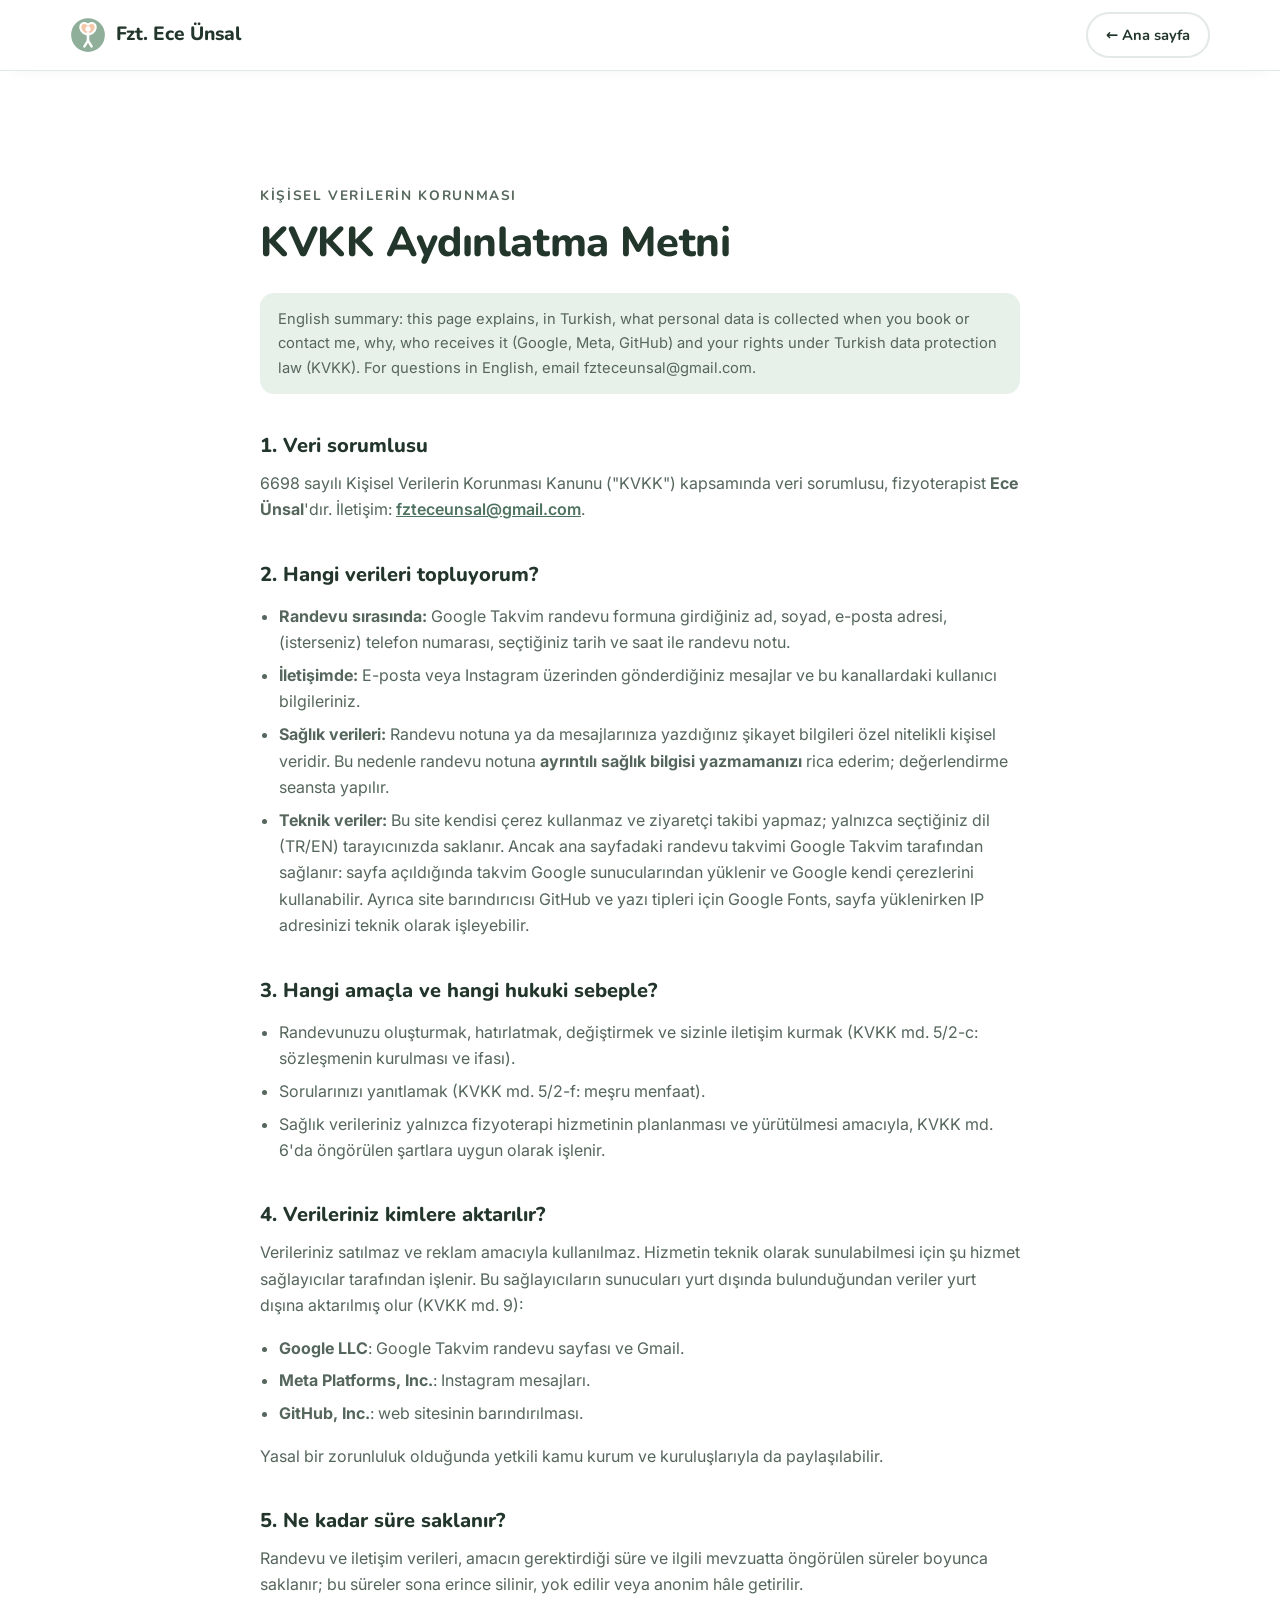
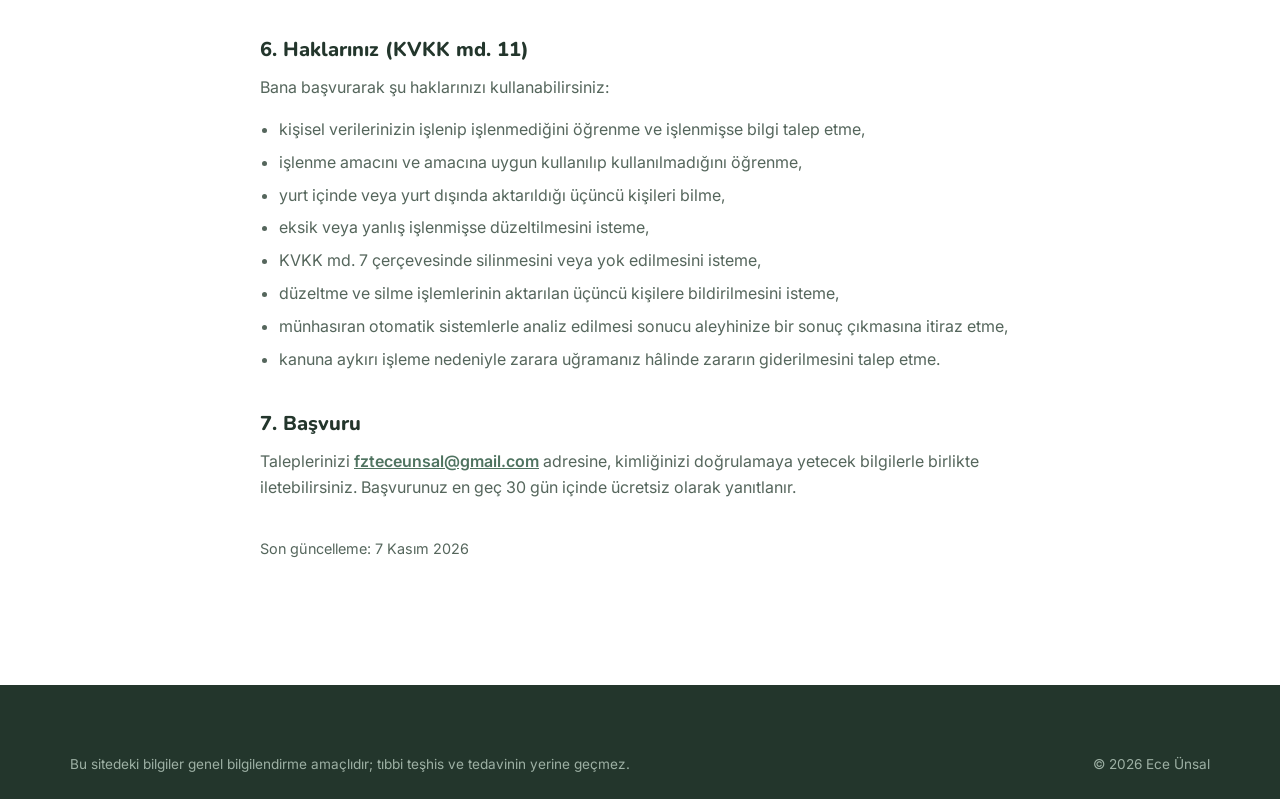
<file: kvkk.html>
<!doctype html>
<html lang="tr">
<head>
  <meta charset="utf-8">
  <meta name="viewport" content="width=device-width, initial-scale=1">
  <title>KVKK Aydınlatma Metni | Fzt. Ece Ünsal</title>
  <meta name="description" content="Fzt. Ece Ünsal web sitesi ve randevu süreci için 6698 sayılı KVKK kapsamında aydınlatma metni.">
  <link rel="canonical" href="https://eceunsal.github.io/kvkk.html">
  <link rel="icon" href="favicon.svg" type="image/svg+xml">
  <link rel="apple-touch-icon" href="assets/img/apple-touch-icon.png">
  <link rel="preconnect" href="https://fonts.googleapis.com">
  <link rel="preconnect" href="https://fonts.gstatic.com" crossorigin>
  <link href="https://fonts.googleapis.com/css2?family=Nunito:wght@700;800&family=Inter:wght@400;500;600&display=swap" rel="stylesheet">
  <link rel="stylesheet" href="css/style.css">
</head>
<body>
  <header class="nav is-scrolled">
    <div class="container nav__inner">
      <a href="./" class="logo">
        <span class="logo__mark" aria-hidden="true"><svg viewBox="0 0 32 32"><circle cx="16" cy="16" r="15" fill="currentColor"/><path d="M16 15.6C11.2 13.3 8.8 10.9 8.8 8.3c0-2 1.5-3.4 3.4-3.4 1.6 0 3 1 3.8 2.4.8-1.4 2.2-2.4 3.8-2.4 1.9 0 3.4 1.4 3.4 3.4 0 2.6-2.4 5-7.2 7.3z" fill="#F6C6A8"/><circle cx="16" cy="10.6" r="2.3" fill="#fff"/><g fill="none" stroke="#fff" stroke-linecap="round" stroke-linejoin="round"><path d="M14.6 15.4C10.6 14.3 8.3 10.4 9.4 7.4c.9-2.4 4.2-2.9 6.6-.6" stroke-width="1.9"/><path d="M17.4 15.4c4-1.1 6.3-5 5.2-8-.9-2.4-4.2-2.9-6.6-.6" stroke-width="1.9"/><path d="M16 14v7" stroke-width="2.3"/><path d="M16 21l-3.2 5.2M16 21l3.2 5.2" stroke-width="2.1"/></g></svg></span>
        <span>Fzt. Ece Ünsal</span>
      </a>
      <a href="./" class="btn btn--ghost btn--sm">← Ana sayfa</a>
    </div>
  </header>

  <main class="section legal">
    <div class="container legal__body">
      <p class="eyebrow">Kişisel Verilerin Korunması</p>
      <h1>KVKK Aydınlatma Metni</h1>
      <p class="legal__lead" lang="en">English summary: this page explains, in Turkish, what personal data is collected when you book or contact me, why, who receives it (Google, Meta, GitHub) and your rights under Turkish data protection law (KVKK). For questions in English, email fzteceunsal@gmail.com.</p>

      <h2>1. Veri sorumlusu</h2>
      <p>6698 sayılı Kişisel Verilerin Korunması Kanunu ("KVKK") kapsamında veri sorumlusu, fizyoterapist <strong>Ece Ünsal</strong>'dır. İletişim: <a href="mailto:fzteceunsal@gmail.com">fzteceunsal@gmail.com</a>.</p>

      <h2>2. Hangi verileri topluyorum?</h2>
      <ul>
        <li><strong>Randevu sırasında:</strong> Google Takvim randevu formuna girdiğiniz ad, soyad, e-posta adresi, (isterseniz) telefon numarası, seçtiğiniz tarih ve saat ile randevu notu.</li>
        <li><strong>İletişimde:</strong> E-posta veya Instagram üzerinden gönderdiğiniz mesajlar ve bu kanallardaki kullanıcı bilgileriniz.</li>
        <li><strong>Sağlık verileri:</strong> Randevu notuna ya da mesajlarınıza yazdığınız şikayet bilgileri özel nitelikli kişisel veridir. Bu nedenle randevu notuna <strong>ayrıntılı sağlık bilgisi yazmamanızı</strong> rica ederim; değerlendirme seansta yapılır.</li>
        <li><strong>Teknik veriler:</strong> Bu site kendisi çerez kullanmaz ve ziyaretçi takibi yapmaz; yalnızca seçtiğiniz dil (TR/EN) tarayıcınızda saklanır. Ancak ana sayfadaki randevu takvimi Google Takvim tarafından sağlanır: sayfa açıldığında takvim Google sunucularından yüklenir ve Google kendi çerezlerini kullanabilir. Ayrıca site barındırıcısı GitHub ve yazı tipleri için Google Fonts, sayfa yüklenirken IP adresinizi teknik olarak işleyebilir.</li>
      </ul>

      <h2>3. Hangi amaçla ve hangi hukuki sebeple?</h2>
      <ul>
        <li>Randevunuzu oluşturmak, hatırlatmak, değiştirmek ve sizinle iletişim kurmak (KVKK md. 5/2-c: sözleşmenin kurulması ve ifası).</li>
        <li>Sorularınızı yanıtlamak (KVKK md. 5/2-f: meşru menfaat).</li>
        <li>Sağlık verileriniz yalnızca fizyoterapi hizmetinin planlanması ve yürütülmesi amacıyla, KVKK md. 6'da öngörülen şartlara uygun olarak işlenir.</li>
      </ul>

      <h2>4. Verileriniz kimlere aktarılır?</h2>
      <p>Verileriniz satılmaz ve reklam amacıyla kullanılmaz. Hizmetin teknik olarak sunulabilmesi için şu hizmet sağlayıcılar tarafından işlenir. Bu sağlayıcıların sunucuları yurt dışında bulunduğundan veriler yurt dışına aktarılmış olur (KVKK md. 9):</p>
      <ul>
        <li><strong>Google LLC</strong>: Google Takvim randevu sayfası ve Gmail.</li>
        <li><strong>Meta Platforms, Inc.</strong>: Instagram mesajları.</li>
        <li><strong>GitHub, Inc.</strong>: web sitesinin barındırılması.</li>
      </ul>
      <p>Yasal bir zorunluluk olduğunda yetkili kamu kurum ve kuruluşlarıyla da paylaşılabilir.</p>

      <h2>5. Ne kadar süre saklanır?</h2>
      <p>Randevu ve iletişim verileri, amacın gerektirdiği süre ve ilgili mevzuatta öngörülen süreler boyunca saklanır; bu süreler sona erince silinir, yok edilir veya anonim hâle getirilir.</p>

      <h2>6. Haklarınız (KVKK md. 11)</h2>
      <p>Bana başvurarak şu haklarınızı kullanabilirsiniz:</p>
      <ul>
        <li>kişisel verilerinizin işlenip işlenmediğini öğrenme ve işlenmişse bilgi talep etme,</li>
        <li>işlenme amacını ve amacına uygun kullanılıp kullanılmadığını öğrenme,</li>
        <li>yurt içinde veya yurt dışında aktarıldığı üçüncü kişileri bilme,</li>
        <li>eksik veya yanlış işlenmişse düzeltilmesini isteme,</li>
        <li>KVKK md. 7 çerçevesinde silinmesini veya yok edilmesini isteme,</li>
        <li>düzeltme ve silme işlemlerinin aktarılan üçüncü kişilere bildirilmesini isteme,</li>
        <li>münhasıran otomatik sistemlerle analiz edilmesi sonucu aleyhinize bir sonuç çıkmasına itiraz etme,</li>
        <li>kanuna aykırı işleme nedeniyle zarara uğramanız hâlinde zararın giderilmesini talep etme.</li>
      </ul>

      <h2>7. Başvuru</h2>
      <p>Taleplerinizi <a href="mailto:fzteceunsal@gmail.com?subject=KVKK%20ba%C5%9Fvurusu">fzteceunsal@gmail.com</a> adresine, kimliğinizi doğrulamaya yetecek bilgilerle birlikte iletebilirsiniz. Başvurunuz en geç 30 gün içinde ücretsiz olarak yanıtlanır.</p>

      <p class="legal__date">Son güncelleme: 7 Kasım 2026</p>
    </div>
  </main>

  <footer class="footer">
    <div class="container footer__bottom">
      <p>Bu sitedeki bilgiler genel bilgilendirme amaçlıdır; tıbbi teşhis ve tedavinin yerine geçmez.</p>
      <p>© 2026 Ece Ünsal</p>
    </div>
  </footer>
</body>
</html>
</file>
<file: css/style.css>
/* ===== Renkler ve temel ayarlar ===== */
:root {
  --sage: #8FAF9A;
  --sage-dark: #4F7360;
  --sage-soft: #E8F0EA;
  --mint: #DDF3EE;
  --teal: #8DD8D0;
  --teal-soft: #E3F6F3;
  --sky: #A8D8F0;
  --sky-soft: #E6F4FB;
  --peach: #F6C6A8;
  --peach-soft: #FDEEE4;
  --yellow: #F6E7A1;
  --yellow-soft: #FCF7DE;
  --cream: #FBFAF6;
  --white: #FFFFFF;
  --ink: #23362C;
  --ink-soft: #55665C;
  --line: #E3E9E4;
  --radius: 20px;
  --shadow: 0 10px 30px -12px rgba(35, 54, 44, .18);
  --font-head: "Nunito", system-ui, sans-serif;
  --font-body: "Inter", system-ui, sans-serif;
}

*, *::before, *::after { box-sizing: border-box; }
html { scroll-behavior: smooth; scroll-padding-top: 80px; }
body {
  margin: 0;
  font-family: var(--font-body);
  font-size: 16px;
  line-height: 1.65;
  color: var(--ink);
  background: var(--white);
  overflow-x: hidden;
}
img { max-width: 100%; display: block; }
a { color: inherit; }
h1, h2, h3 { font-family: var(--font-head); line-height: 1.2; margin: 0 0 .6em; color: var(--ink); }
h1 { font-size: clamp(2.2rem, 5vw, 3.6rem); font-weight: 800; letter-spacing: -.01em; }
h2 { font-size: clamp(1.7rem, 3.4vw, 2.4rem); font-weight: 800; }
h3 { font-size: 1.15rem; font-weight: 700; }
p { margin: 0 0 1em; }
:focus-visible { outline: 3px solid var(--sage-dark); outline-offset: 3px; border-radius: 6px; }

.container { width: min(1140px, 100% - 32px); margin-inline: auto; }
.section { padding: clamp(64px, 9vw, 110px) 0; }
.section__head { max-width: 640px; margin: 0 auto 48px; text-align: center; }
.section__head p:last-child { color: var(--ink-soft); }
.eyebrow {
  display: inline-block;
  font-family: var(--font-head);
  font-weight: 700;
  font-size: .85rem;
  letter-spacing: .12em;
  text-transform: uppercase;
  color: var(--sage-dark);
  margin-bottom: .8em;
}
.skip { position: absolute; left: -999px; top: 8px; background: var(--ink); color: #fff; padding: 8px 14px; border-radius: 8px; z-index: 100; }
.skip:focus { left: 8px; }

.ico { width: 20px; height: 20px; fill: none; stroke: currentColor; stroke-width: 1.8; stroke-linecap: round; stroke-linejoin: round; flex-shrink: 0; }
.ico--lg { width: 48px; height: 48px; }

/* ===== Butonlar ===== */
.btn {
  display: inline-flex; align-items: center; justify-content: center;
  padding: 14px 26px;
  border-radius: 999px;
  font-family: var(--font-head);
  font-weight: 700;
  font-size: 1rem;
  text-decoration: none;
  border: 2px solid transparent;
  transition: transform .2s, box-shadow .2s, background .2s;
  cursor: pointer;
}
.btn:hover { transform: translateY(-2px); }
.btn--primary { background: var(--sage-dark); color: #fff; box-shadow: 0 8px 20px -8px rgba(79, 115, 96, .6); }
.btn--primary:hover { background: #426351; }
.btn--ghost { background: var(--white); color: var(--ink); border-color: var(--line); }
.btn--ghost:hover { border-color: var(--sage); }
.btn--sm { padding: 9px 18px; font-size: .92rem; }

/* ===== Üst menü ===== */
.nav {
  position: sticky; top: 0; z-index: 50;
  background: rgba(255, 255, 255, .85);
  backdrop-filter: blur(12px);
  -webkit-backdrop-filter: blur(12px);
  border-bottom: 1px solid transparent;
  transition: border-color .3s, box-shadow .3s;
}
.nav.is-scrolled { border-color: var(--line); box-shadow: 0 4px 20px -12px rgba(0,0,0,.12); }
.nav__inner { display: flex; align-items: center; justify-content: space-between; height: 70px; gap: 16px; }
.logo { display: flex; align-items: center; gap: 10px; font-family: var(--font-head); font-weight: 800; font-size: 1.2rem; text-decoration: none; color: var(--ink); white-space: nowrap; }
.logo__mark { width: 36px; height: 36px; color: var(--sage); flex-shrink: 0; }
.nav__links { display: flex; align-items: center; gap: 26px; }
.nav__links a:not(.btn) { text-decoration: none; font-weight: 500; color: var(--ink-soft); font-size: .95rem; transition: color .2s; }
.nav__links a:not(.btn):hover { color: var(--sage-dark); }
.nav__tools { display: flex; align-items: center; gap: 10px; }
.lang { display: flex; background: var(--sage-soft); border-radius: 999px; padding: 3px; }
.lang button { border: 0; background: transparent; font: 600 .8rem var(--font-body); padding: 6px 10px; border-radius: 999px; color: var(--ink-soft); cursor: pointer; }
.lang button[aria-pressed="true"] { background: var(--white); color: var(--sage-dark); box-shadow: 0 2px 6px rgba(0,0,0,.08); }
.nav__toggle { display: none; width: 42px; height: 42px; border: 0; background: var(--sage-soft); border-radius: 12px; cursor: pointer; padding: 11px 10px; flex-direction: column; justify-content: space-between; }
.nav__toggle span { display: block; height: 2px; background: var(--ink); border-radius: 2px; transition: transform .3s, opacity .3s; }
.nav__toggle[aria-expanded="true"] span:nth-child(1) { transform: translateY(8px) rotate(45deg); }
.nav__toggle[aria-expanded="true"] span:nth-child(2) { opacity: 0; }
.nav__toggle[aria-expanded="true"] span:nth-child(3) { transform: translateY(-8px) rotate(-45deg); }

/* ===== Hero ===== */
.hero { position: relative; overflow: hidden; padding: clamp(48px, 8vw, 100px) 0 clamp(64px, 9vw, 120px); background: linear-gradient(180deg, var(--sage-soft) 0%, var(--white) 100%); }
.blob { position: absolute; border-radius: 50%; filter: blur(60px); opacity: .55; pointer-events: none; }
.blob--1 { width: 420px; height: 420px; background: var(--teal); top: -120px; right: -100px; }
.blob--2 { width: 300px; height: 300px; background: var(--peach); bottom: -80px; left: -120px; opacity: .45; }
.hero__grid { position: relative; display: grid; grid-template-columns: 1.15fr .85fr; gap: 48px; align-items: center; }
.hero h1 em { font-style: normal; color: var(--sage-dark); background: linear-gradient(transparent 62%, var(--yellow) 62%); padding: 0 .1em; }
.hero__lead { font-size: 1.15rem; color: var(--ink-soft); max-width: 520px; }
.chips { list-style: none; padding: 0; margin: 0 0 32px; display: flex; flex-wrap: wrap; gap: 10px; }
.chips li { display: inline-flex; align-items: center; gap: 6px; background: var(--white); border: 1px solid var(--line); padding: 7px 14px; border-radius: 999px; font-weight: 500; font-size: .92rem; color: var(--sage-dark); }
.hero__actions { display: flex; flex-wrap: wrap; gap: 12px; }

.hero__visual { position: relative; display: grid; place-items: center; min-height: 460px; }
.hero__visual::before { content: ""; position: absolute; width: 330px; height: 330px; border-radius: 42% 58% 55% 45% / 50% 45% 55% 50%; background: linear-gradient(135deg, var(--sage) 0%, var(--teal) 100%); animation: morph 12s ease-in-out infinite; }
.hero__card { position: relative; background: var(--white); border-radius: 28px; padding: 28px 32px; text-align: center; box-shadow: var(--shadow); display: flex; flex-direction: column; align-items: center; gap: 2px; }
.hero__card img { width: 120px; height: 120px; border-radius: 50%; object-fit: cover; border: 4px solid var(--peach-soft); margin-bottom: 12px; }
.hero__card strong { font-family: var(--font-head); font-size: 1.2rem; }
.hero__card span { color: var(--ink-soft); font-size: .9rem; }
.float { position: absolute; display: flex; align-items: center; gap: 8px; background: var(--white); padding: 10px 16px; border-radius: 14px; box-shadow: var(--shadow); font-weight: 600; font-size: .88rem; animation: bob 5s ease-in-out infinite; }
.float { white-space: nowrap; z-index: 1; }
.float--a { top: 6px; left: 0; }
.float--b { top: 46px; right: -10px; animation-delay: -1s; }
.float--c { top: 46%; left: -24px; animation-delay: -2s; }
.float--d { top: 58%; right: -24px; animation-delay: -3s; }
.float--e { bottom: 40px; left: 0; animation-delay: -4s; }
.float--f { bottom: 0; right: 6px; animation-delay: -2.5s; }
.dot { width: 10px; height: 10px; border-radius: 50%; }
.dot--peach { background: var(--peach); } .dot--yellow { background: #E9CF5B; } .dot--teal { background: var(--teal); } .dot--sky { background: #7CC3E6; } .dot--sage { background: var(--sage); }
@keyframes bob { 50% { transform: translateY(-8px); } }
@keyframes morph { 50% { border-radius: 55% 45% 40% 60% / 45% 60% 40% 55%; transform: rotate(8deg); } }

/* ===== Tanıtım ===== */
.intro__grid { display: grid; grid-template-columns: 1.2fr 1fr; gap: 56px; align-items: center; }
.intro__grid p:not(.eyebrow) { font-size: 1.08rem; color: var(--ink-soft); }
.stats { list-style: none; margin: 0; padding: 0; display: grid; gap: 14px; }
.stats li { display: flex; align-items: center; gap: 18px; padding: 18px 22px; border-radius: var(--radius); background: var(--cream); border: 1px solid var(--line); }
.stats li:nth-child(1) { background: var(--teal-soft); }
.stats li:nth-child(2) { background: var(--peach-soft); }
.stats li:nth-child(3) { background: var(--yellow-soft); }
.stats strong { font-family: var(--font-head); font-size: 1.8rem; font-weight: 800; color: var(--sage-dark); min-width: 64px; }
.stats span { color: var(--ink); font-weight: 500; }

/* ===== Hizmetler ===== */
.services { background: var(--cream); }
.cards { display: grid; grid-template-columns: repeat(3, 1fr); gap: 22px; }
.card { background: var(--white); border-radius: var(--radius); padding: 30px 26px; border: 1px solid var(--line); transition: transform .25s, box-shadow .25s; }
.card:hover { transform: translateY(-4px); box-shadow: var(--shadow); }
.card { display: flex; flex-direction: column; }
.card p { color: var(--ink-soft); margin: 0; font-size: .97rem; }
.card__icon { width: 54px; height: 54px; border-radius: 16px; display: grid; place-items: center; margin-bottom: 18px; color: var(--ink); }
.card__icon svg { width: 26px; height: 26px; fill: none; stroke: currentColor; stroke-width: 1.8; stroke-linecap: round; stroke-linejoin: round; }
.card__icon--sage { background: var(--sage-soft); color: var(--sage-dark); }
.card__icon--teal { background: var(--teal-soft); color: #2F8F85; }
.card__icon--peach { background: var(--peach-soft); color: #B86A3E; }
.card__icon--sky { background: var(--sky-soft); color: #3A7EA3; }
.card__icon--yellow { background: var(--yellow-soft); color: #9A7F14; }
.modes { display: grid; grid-template-columns: repeat(2, 1fr); gap: 16px; margin-top: 36px; }
.mode { display: flex; align-items: center; gap: 14px; padding: 18px 20px; border-radius: 16px; background: var(--sage-soft); color: var(--sage-dark); }
.mode .ico { width: 28px; height: 28px; }
.mode strong { display: block; font-family: var(--font-head); color: var(--ink); }
.mode span { font-size: .9rem; color: var(--ink-soft); }

/* ===== Hakkımda ===== */
.about__grid { display: grid; grid-template-columns: 320px 1fr; gap: 56px; align-items: start; }
.about__photo { text-align: center; background: linear-gradient(160deg, var(--teal-soft), var(--peach-soft)); border-radius: 28px; padding: 36px 24px; position: sticky; top: 96px; }
.about__ring { width: 168px; height: 168px; margin: 0 auto 16px; border-radius: 50%; padding: 6px; background: conic-gradient(var(--sage), var(--teal), var(--peach), var(--yellow), var(--sage)); }
.about__ring img { width: 100%; height: 100%; border-radius: 50%; object-fit: cover; border: 4px solid var(--white); }
.about__name { font-family: var(--font-head); font-size: 1.35rem; font-weight: 800; margin: 0; }
.about__role { color: var(--ink-soft); margin-bottom: 16px; }
.about__social { display: grid; gap: 8px; font-size: .92rem; justify-content: center; }
.about__social a { display: inline-flex; align-items: center; gap: 8px; color: var(--sage-dark); font-weight: 600; text-decoration: none; overflow-wrap: anywhere; text-align: left; }
.about__social .ico { width: 30px; height: 30px; padding: 6px; border-radius: 9px; background: var(--white); flex-shrink: 0; }
.about__social a:hover span { text-decoration: underline; }
.about p:not(.eyebrow):not(.about__name):not(.about__role) { color: var(--ink-soft); font-size: 1.04rem; }
.timeline { list-style: none; padding: 0; margin: 28px 0 0; border-left: 2px solid var(--line); }
.timeline li { position: relative; display: grid; grid-template-columns: 110px 1fr; gap: 14px; padding: 0 0 22px 22px; }
.timeline li::before { content: ""; position: absolute; left: -7px; top: 6px; width: 12px; height: 12px; border-radius: 50%; background: var(--sage); border: 2px solid var(--white); }
.timeline__year { font-weight: 600; font-size: .9rem; color: var(--sage-dark); }
.timeline strong { display: block; font-family: var(--font-head); }
.timeline div span { color: var(--ink-soft); font-size: .94rem; }

.certs__title { margin-top: 64px; font-size: 1.5rem; text-align: center; }
.certs__hint { text-align: center; color: var(--ink-soft); font-size: .92rem; margin-bottom: 28px; }
.certs { display: grid; grid-template-columns: repeat(3, 1fr); gap: 20px; }
.cert { display: flex; flex-direction: column; text-align: left; padding: 0; border: 1px solid var(--line); border-radius: 18px; overflow: hidden; background: var(--white); cursor: zoom-in; font: inherit; color: inherit; text-decoration: none; transition: transform .25s, box-shadow .25s; }
.cert:hover { transform: translateY(-4px); box-shadow: var(--shadow); }
.cert img { aspect-ratio: 4 / 3; object-fit: contain; width: 100%; height: auto; background: var(--sage-soft); padding: 8px; }
.cert__meta { font-weight: 600; color: var(--sage-dark) !important; }
.cert__body { padding: 14px 16px 16px; display: grid; gap: 4px; }
.cert__body strong { font-family: var(--font-head); font-size: 1rem; line-height: 1.3; }
.cert__body > span { font-size: .85rem; color: var(--ink-soft); }

/* ===== Süreç ===== */
.process { background: linear-gradient(180deg, var(--white), var(--teal-soft)); }
.steps { list-style: none; padding: 0; margin: 0; display: grid; grid-template-columns: repeat(4, 1fr); gap: 22px; counter-reset: s; position: relative; }
.steps::before { content: ""; position: absolute; top: 28px; left: 12%; right: 12%; height: 2px; background: repeating-linear-gradient(90deg, var(--sage) 0 8px, transparent 8px 16px); z-index: 0; }
.step { position: relative; z-index: 1; text-align: center; padding: 0 8px; }
.step__num { display: grid; place-items: center; width: 56px; height: 56px; margin: 0 auto 18px; border-radius: 50%; background: var(--white); border: 2px solid var(--sage); font-family: var(--font-head); font-weight: 800; font-size: 1.3rem; color: var(--sage-dark); box-shadow: 0 0 0 8px var(--white); }
.step:nth-child(2) .step__num { border-color: var(--teal); }
.step:nth-child(3) .step__num { border-color: var(--peach); }
.step:nth-child(4) .step__num { border-color: #E9CF5B; }
.step p { color: var(--ink-soft); font-size: .96rem; }

/* ===== Randevu ===== */
.booking { background: var(--sage-soft); }
.booking__box { display: block; }
.booking__head { display: flex; justify-content: space-between; align-items: center; gap: 10px 16px; flex-wrap: wrap; padding: 16px 22px; background: var(--white); border-radius: 24px 24px 0 0; border-bottom: 1px solid var(--line); }
.booking__title { display: inline-flex; align-items: center; gap: 10px; font-family: var(--font-head); font-weight: 800; color: var(--ink); }
.booking__title .ico { color: var(--sage-dark); }
.booking__full { color: var(--sage-dark); font-weight: 600; font-size: .92rem; text-decoration: none; padding: 8px 16px; border-radius: 999px; background: var(--sage-soft); transition: background .2s; }
.booking__full:hover { background: #D7E6DB; }
.booking__calendar { position: relative; background: var(--white); border-radius: 0 0 24px 24px; overflow: hidden; min-height: 360px; }
.booking__calendar iframe.is-loading { position: absolute; inset: 0; opacity: 0; }
/* Google randevu sayfası dar alanda düzenini değiştirir; yükseklik iç kaydırma çıkmayacak şekilde ayarlı */
.booking__calendar iframe { width: 100%; height: 990px; border: 0; display: block; }
.booking__placeholder { height: 100%; min-height: 360px; display: flex; flex-direction: column; align-items: center; justify-content: center; text-align: center; padding: 32px; color: var(--sage-dark); gap: 16px; background: repeating-linear-gradient(45deg, var(--white) 0 18px, var(--cream) 18px 36px); }
.booking__placeholder p { color: var(--ink-soft); max-width: 380px; margin: 0; }
.booking__contact { display: grid; grid-template-columns: repeat(3, 1fr); gap: 16px; margin-top: 20px; }
.contact { display: flex; align-items: center; gap: 14px; padding: 20px; background: var(--white); border-radius: 20px; text-decoration: none; transition: transform .2s, box-shadow .2s; }
.contact:hover { transform: translateY(-3px); box-shadow: var(--shadow); }
.contact .ico { width: 42px; height: 42px; padding: 10px; border-radius: 12px; background: var(--peach-soft); color: #B86A3E; }
.contact:nth-child(2) .ico { background: var(--yellow-soft); color: #9A7F14; }
.contact span span { display: block; }
.contact__email { overflow-wrap: anywhere; }
.info { list-style: none; margin: 0 0 28px; padding: 0; display: grid; grid-template-columns: repeat(2, 1fr); gap: 14px; }
.info li { display: grid; gap: 4px; padding: 18px 20px; background: var(--white); border-radius: 18px; color: var(--ink-soft); font-size: .95rem; }
.info__label { font-family: var(--font-head); font-weight: 800; color: var(--ink); font-size: 1rem; }
.info a { color: var(--sage-dark); font-weight: 600; }
.contact span { color: var(--ink-soft); font-size: .92rem; }
.contact strong { display: block; color: var(--ink); font-family: var(--font-head); font-size: 1rem; }

/* ===== Footer ===== */
.footer { background: var(--ink); color: #D7E2DB; padding: 48px 0 24px; }
.footer__inner { display: flex; justify-content: space-between; flex-wrap: wrap; gap: 24px; padding-bottom: 28px; border-bottom: 1px solid rgba(255,255,255,.12); }
.logo--footer { color: #fff; margin: 0 0 4px; }
.footer__links { display: grid; gap: 6px; }
.footer__links a { color: var(--teal); text-decoration: none; }
.footer__links a:hover { text-decoration: underline; }
.footer__bottom { display: flex; justify-content: space-between; flex-wrap: wrap; gap: 8px 24px; padding-top: 20px; font-size: .85rem; color: #9DB0A4; }
.footer__bottom p { margin: 0; }

/* ===== Lightbox (<dialog>) ===== */
.lightbox { border: 0; padding: 0; background: transparent; max-width: min(1100px, 100vw - 32px); max-height: 92vh; overflow: visible; }
.lightbox::backdrop { background: rgba(20, 32, 26, .88); }
.lightbox img { display: block; max-width: 100%; max-height: 80vh; border-radius: 12px; box-shadow: 0 20px 60px rgba(0,0,0,.4); }
.lightbox__close { position: absolute; top: -18px; right: -10px; width: 46px; height: 46px; border-radius: 50%; border: 0; background: #fff; font-size: 1.8rem; line-height: 1; cursor: pointer; box-shadow: 0 4px 14px rgba(0,0,0,.25); }

/* ===== Görünme animasyonu ===== */
.js .reveal { opacity: 0; transform: translateY(24px); transition: opacity .7s ease, transform .7s ease; }
.js .reveal.is-visible { opacity: 1; transform: none; }
.lang-pending body { visibility: hidden; }

/* ===== Duyarlı tasarım ===== */
@media (max-width: 960px) {
  .cards, .certs { grid-template-columns: repeat(2, 1fr); }
  .steps { grid-template-columns: repeat(2, 1fr); row-gap: 40px; }
  .steps::before { display: none; }
  .about__grid { grid-template-columns: 1fr; }
  .about__photo { position: static; max-width: 420px; margin: 0 auto; width: 100%; }
}
@media (max-width: 860px) {
  .nav__toggle { display: flex; }
  .nav__links {
    position: absolute; top: 70px; left: 0; right: 0;
    flex-direction: column; align-items: stretch; gap: 0;
    background: var(--white); border-bottom: 1px solid var(--line);
    padding: 8px 16px 20px;
    box-shadow: 0 16px 30px -16px rgba(0,0,0,.2);
    display: none;
  }
  .nav__links.is-open { display: flex; }
  .nav__links a:not(.btn) { padding: 14px 4px; border-bottom: 1px solid var(--line); font-size: 1rem; }
  .nav__cta { margin-top: 14px; }
  .hero__grid, .intro__grid { grid-template-columns: 1fr; }
  .modes { grid-template-columns: 1fr; }
}
@media (max-width: 560px) {
  .cards, .certs, .steps { grid-template-columns: 1fr; }
  .booking__contact, .info { grid-template-columns: 1fr; }
  .hero__visual::before { width: 270px; height: 270px; }
  .hero__visual { display: grid; grid-template-columns: 1fr 1fr; gap: 10px; min-height: 0; padding-top: 24px; place-items: stretch; }
  .hero__visual::before { top: 0; left: calc(50% - 135px); }
  .hero__card { grid-column: 1 / -1; justify-self: center; margin-bottom: 14px; }
  .float { position: static; animation: none; font-size: .8rem; padding: 9px 10px; white-space: normal; justify-content: flex-start; }
  .timeline li { grid-template-columns: 1fr; gap: 2px; }
  .hero__actions .btn { flex: 1 1 auto; }
  .logo { font-size: 1.05rem; }
}
@media (prefers-reduced-motion: reduce) {
  html { scroll-behavior: auto; }
  *, *::before, *::after { animation: none !important; transition: none !important; }
  .js .reveal { opacity: 1; transform: none; }
}
@media print {
  .js .reveal { opacity: 1; transform: none; }
  .nav, .blob, .booking__calendar, .lightbox { display: none !important; }
}

/* ===== KVKK ve 404 sayfaları ===== */
.legal__body { max-width: 760px; }
.legal h1 { font-size: clamp(1.9rem, 4vw, 2.6rem); }
.legal h2 { font-size: 1.25rem; margin-top: 2em; }
.legal p, .legal li { color: var(--ink-soft); }
.legal ul { padding-left: 1.2em; }
.legal li { margin-bottom: .4em; }
.legal a { color: var(--sage-dark); font-weight: 600; }
.legal__lead { background: var(--sage-soft); padding: 14px 18px; border-radius: 14px; font-size: .92rem; }
.legal__date { margin-top: 2.5em; font-size: .9rem; }
.notfound { min-height: 100vh; display: grid; place-content: center; justify-items: center; text-align: center; padding: 24px; background: linear-gradient(180deg, var(--sage-soft), var(--white)); }
@media (max-width: 380px) {
  .nav__inner { gap: 8px; }
  .logo__mark { width: 30px; height: 30px; }
  .logo { font-size: 1rem; }
  .lang button { padding: 6px 8px; }
  .nav__toggle { width: 40px; height: 40px; }
}
.contact--li .ico { background: var(--sky-soft); color: #2F6E95; }
@media (max-width: 340px) {
  .logo__mark { display: none; }
}
@media (max-width: 699px) { .booking__calendar iframe { height: 1170px; } }
@media (max-width: 559px) { .booking__calendar iframe { height: 1660px; } .booking__head { padding: 14px 16px; } }
.lightbox__full { display: block; width: max-content; margin: 12px auto 0; padding: 8px 16px; border-radius: 999px; background: #fff; color: var(--sage-dark); font-weight: 600; font-size: .92rem; text-decoration: none; }
.lightbox__full:hover { background: var(--sage-soft); }
</file>
